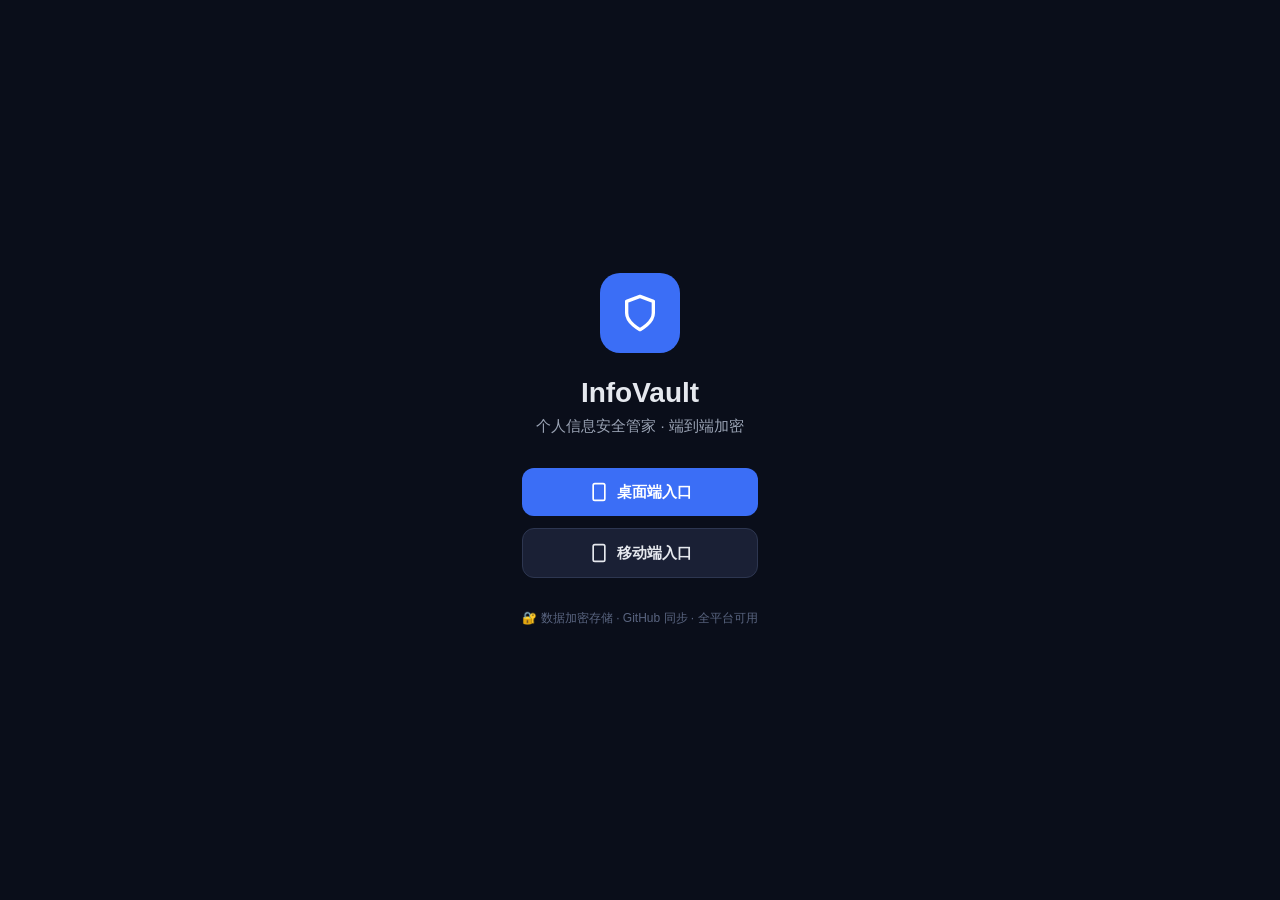
<file: index.html>
<!DOCTYPE html>
<html lang="zh-CN">
<head>
  <meta charset="UTF-8">
  <meta name="viewport" content="width=device-width, initial-scale=1.0">
  <title>InfoVault 信息金库</title>
  <style>
    * { margin: 0; padding: 0; box-sizing: border-box; }
    body { 
      font-family: -apple-system, BlinkMacSystemFont, 'Segoe UI', Roboto, 'Noto Sans SC', sans-serif;
      background: #0a0e1a; 
      color: #e5e8ee;
      min-height: 100vh;
      display: flex;
      align-items: center;
      justify-content: center;
    }
    .container { text-align: center; padding: 40px 20px; }
    .logo { 
      width: 80px; height: 80px; border-radius: 20px; 
      background: #3b6ef6; display: flex; align-items: center; 
      justify-content: center; margin: 0 auto 24px;
    }
    .logo svg { width: 40px; height: 40px; stroke: white; }
    h1 { font-size: 28px; font-weight: 700; margin-bottom: 8px; }
    p { color: #9aa3b4; margin-bottom: 32px; font-size: 15px; }
    .links { display: flex; flex-direction: column; gap: 12px; max-width: 300px; margin: 0 auto; }
    a {
      display: flex; align-items: center; justify-content: center; gap: 8px;
      padding: 14px 24px; border-radius: 12px; font-size: 15px; font-weight: 600;
      text-decoration: none; transition: all 0.15s;
    }
    a.primary { background: #3b6ef6; color: white; }
    a.primary:hover { background: #2550e8; }
    a.secondary { background: #1a2035; color: #e5e8ee; border: 1px solid #2d3650; }
    a.secondary:hover { border-color: #3b6ef6; }
    .footer { margin-top: 32px; font-size: 12px; color: #5a6580; }
  </style>
</head>
<body>
  <div class="container">
    <div class="logo">
      <svg viewBox="0 0 24 24" fill="none" stroke-width="2" stroke-linecap="round" stroke-linejoin="round">
        <path d="M12 22s8-4 8-10V5l-8-3-8 3v7c0 6 8 10 8 10z"/>
      </svg>
    </div>
    <h1>InfoVault</h1>
    <p>个人信息安全管家 · 端到端加密</p>
    <div class="links">
      <a href="info-vault-desktop/index.html" class="primary">
        <svg width="20" height="20" viewBox="0 0 24 24" fill="none" stroke="currentColor" stroke-width="2"><rect width="14" height="20" x="5" y="2" rx="2" ry="2"/><line x1="12" y1="18" x2="12" y2="18"/></svg>
        桌面端入口
      </a>
      <a href="info-vault-mobile/index.html" class="secondary">
        <svg width="20" height="20" viewBox="0 0 24 24" fill="none" stroke="currentColor" stroke-width="2"><rect width="14" height="20" x="5" y="2" rx="2" ry="2"/><line x1="12" y1="18" x2="12" y2="18"/></svg>
        移动端入口
      </a>
    </div>
    <div class="footer">
      🔐 数据加密存储 · GitHub 同步 · 全平台可用
    </div>
  </div>
</body>
</html>
</file>
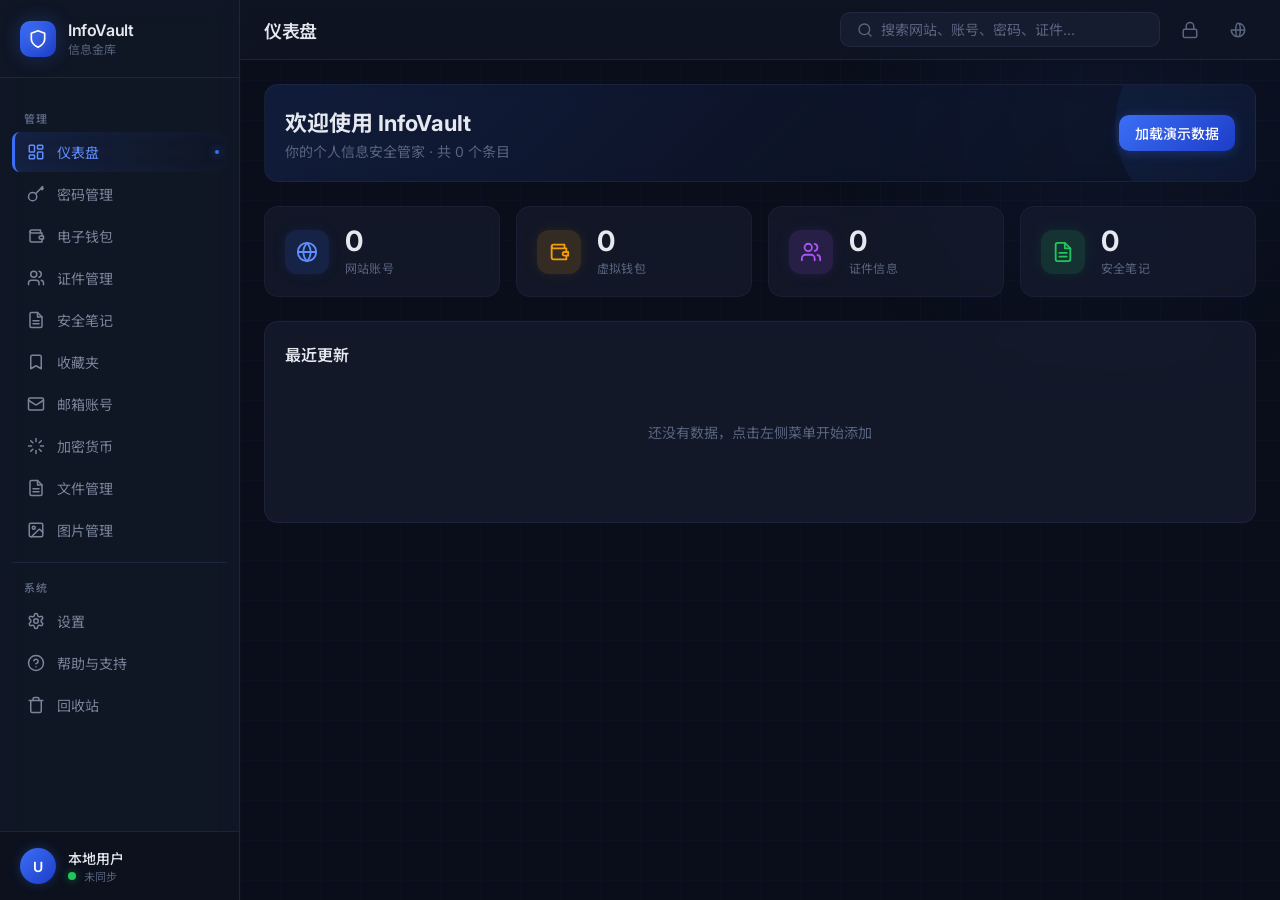
<file: info-vault-desktop/index.html>
<!DOCTYPE html>
<html lang="zh-CN">
<head>
  <meta charset="UTF-8">
  <meta name="viewport" content="width=device-width, initial-scale=1.0">
  <meta http-equiv="Cache-Control" content="no-cache, no-store, must-revalidate">
  <meta http-equiv="Pragma" content="no-cache">
  <meta http-equiv="Expires" content="0">
  <title>InfoVault 信息金库</title>
  <link rel="preconnect" href="https://fonts.googleapis.com">
  <link rel="preconnect" href="https://fonts.gstatic.com" crossorigin>
  <link href="https://fonts.googleapis.com/css2?family=Inter:wght@300;400;500;600;700&family=Noto+Sans+SC:wght@300;400;500;600;700&family=JetBrains+Mono:wght@400;500&display=swap" rel="stylesheet">
  <link rel="stylesheet" href="../info-vault/colors_and_type.css">
  <style>
    * { margin: 0; padding: 0; box-sizing: border-box; }
    body { 
      font-family: var(--font-body); 
      background: var(--info-vault-background); 
      color: var(--info-vault-foreground); 
      overflow: hidden; 
    }
    /* 背景科技网格 */
    body::before {
      content: '';
      position: fixed;
      inset: 0;
      background-image: 
        linear-gradient(rgba(59,110,246,0.03) 1px, transparent 1px),
        linear-gradient(90deg, rgba(59,110,246,0.03) 1px, transparent 1px);
      background-size: 40px 40px;
      z-index: 0;
      pointer-events: none;
    }
    /* 背景光晕 */
    body::after {
      content: '';
      position: fixed;
      top: -20%;
      right: -10%;
      width: 600px;
      height: 600px;
      background: radial-gradient(circle, rgba(59,110,246,0.06) 0%, transparent 70%);
      z-index: 0;
      pointer-events: none;
      animation: glowFloat 15s ease-in-out infinite alternate;
    }
    @keyframes glowFloat {
      0% { transform: translate(0, 0) scale(1); opacity: 0.5; }
      50% { transform: translate(-100px, 50px) scale(1.2); opacity: 0.8; }
      100% { transform: translate(50px, -30px) scale(0.9); opacity: 0.6; }
    }
    .no-scrollbar::-webkit-scrollbar { display: none; }
    .no-scrollbar { -ms-overflow-style: none; scrollbar-width: none; }
    
    /* Layout */
    .app-layout { display: flex; height: 100vh; width: 100vw; position: relative; z-index: 1; }
    
    /* Sidebar */
    .sidebar { 
      width: 240px; min-width: 240px; 
      background: rgba(17,24,39,0.85);
      backdrop-filter: blur(12px);
      -webkit-backdrop-filter: blur(12px);
      display: flex; flex-direction: column; 
      border-right: 1px solid rgba(45,54,80,0.5); 
    }
    .sidebar-logo { display: flex; align-items: center; gap: 12px; padding: 20px 20px; border-bottom: 1px solid rgba(45,54,80,0.5); }
    .sidebar-logo-icon { 
      width: 36px; height: 36px; border-radius: 10px; 
      background: linear-gradient(135deg, var(--color-primary-500), var(--color-primary-700));
      display: flex; align-items: center; justify-content: center;
      box-shadow: 0 0 20px rgba(59,110,246,0.3);
    }
    .sidebar-logo-icon svg { width: 20px; height: 20px; stroke: white; filter: drop-shadow(0 0 4px rgba(255,255,255,0.3)); }
    .sidebar-logo-text { font-size: var(--text-base); font-weight: 600; letter-spacing: -0.025em; color: var(--color-neutral-900); }
    .sidebar-logo-sub { font-size: var(--text-xs); color: var(--color-neutral-500); }
    .sidebar-nav { flex: 1; padding: 16px 12px; overflow-y: auto; }
    .sidebar-nav-item { 
      display: flex; align-items: center; gap: 12px; padding: 10px 12px; border-radius: 8px; 
      color: var(--color-neutral-600); font-size: var(--text-sm); cursor: pointer; 
      transition: all 0.2s ease; border-left: 3px solid transparent; margin-bottom: 2px;
      position: relative; overflow: hidden;
    }
    .sidebar-nav-item::before {
      content: '';
      position: absolute;
      inset: 0;
      background: linear-gradient(90deg, transparent, rgba(59,110,246,0.05), transparent);
      transform: translateX(-100%);
      transition: transform 0.4s ease;
    }
    .sidebar-nav-item:hover::before { transform: translateX(100%); }
    .sidebar-nav-item:hover { color: var(--color-neutral-800); background: rgba(255,255,255,0.03); }
    .sidebar-nav-item.active { 
      color: var(--color-primary-400); 
      background: linear-gradient(90deg, rgba(59,110,246,0.12), transparent);
      border-left-color: var(--color-primary-500);
      box-shadow: inset 0 0 20px rgba(59,110,246,0.05);
    }
    .sidebar-nav-item.active::after {
      content: '';
      position: absolute;
      right: 8px;
      width: 4px; height: 4px;
      border-radius: 50%;
      background: var(--color-primary-500);
      box-shadow: 0 0 8px var(--color-primary-500);
    }
    .sidebar-nav-item svg { width: 18px; height: 18px; flex-shrink: 0; }
    .sidebar-section-label { padding: 16px 12px 6px; font-size: 11px; font-weight: 600; color: var(--color-neutral-500); text-transform: uppercase; letter-spacing: 0.08em; border-top: 1px solid rgba(45,54,80,0.5); margin-top: 12px; }
    .sidebar-section-label:first-child { border-top: none; margin-top: 0; }
    .sidebar-footer { border-top: 1px solid rgba(45,54,80,0.5); padding: 16px 20px; display: flex; align-items: center; gap: 12px; background: rgba(0,0,0,0.2); }
    .sidebar-avatar { width: 36px; height: 36px; border-radius: 50%; background: linear-gradient(135deg, var(--color-primary-500), var(--color-primary-700)); display: flex; align-items: center; justify-content: center; color: white; font-weight: 600; font-size: var(--text-sm); flex-shrink: 0; box-shadow: 0 0 12px rgba(59,110,246,0.3); }
    .sidebar-user-info { flex: 1; min-width: 0; }
    .sidebar-user-name { font-size: var(--text-sm); font-weight: 500; color: var(--color-neutral-900); white-space: nowrap; overflow: hidden; text-overflow: ellipsis; }
    .sidebar-user-email { font-size: var(--text-xs); color: var(--color-neutral-500); white-space: nowrap; overflow: hidden; text-overflow: ellipsis; }
    .sidebar-sync-status { display: flex; align-items: center; gap: 8px; font-size: 11px; color: var(--color-neutral-500); }
    .sync-dot { width: 8px; height: 8px; border-radius: 50%; flex-shrink: 0; }
    .sync-dot.synced { background: var(--state-success); box-shadow: 0 0 8px rgba(34,197,94,0.5); }
    .sync-dot.syncing { background: var(--state-warning); box-shadow: 0 0 8px rgba(245,158,11,0.5); animation: pulse 1s infinite; }
    .sync-dot.error { background: var(--state-error); box-shadow: 0 0 8px rgba(239,68,68,0.5); }
    @keyframes pulse { 0%, 100% { opacity: 1; transform: scale(1); } 50% { opacity: 0.5; transform: scale(0.8); } }

    /* Main */
    .main-area { flex: 1; display: flex; flex-direction: column; min-width: 0; }
    .topbar { 
      height: 60px; display: flex; align-items: center; justify-content: space-between; 
      padding: 0 24px; border-bottom: 1px solid rgba(45,54,80,0.5); 
      background: rgba(17,24,39,0.6);
      backdrop-filter: blur(12px);
      -webkit-backdrop-filter: blur(12px);
      flex-shrink: 0; position: sticky; top: 0; z-index: 10;
    }
    .topbar-title { font-size: var(--text-lg); font-weight: 600; letter-spacing: -0.025em; color: var(--color-neutral-900); }
    .topbar-actions { display: flex; align-items: center; gap: 12px; }
    .search-box { 
      display: flex; align-items: center; gap: 8px; padding: 8px 16px; border-radius: 10px; 
      background: rgba(26,32,53,0.8);
      border: 1px solid rgba(45,54,80,0.5); width: 320px; 
      transition: all 0.2s ease; 
    }
    .search-box:focus-within { 
      border-color: var(--color-primary-500); 
      box-shadow: 0 0 20px rgba(59,110,246,0.1);
      background: rgba(26,32,53,0.95);
    }
    .search-box svg { width: 16px; height: 16px; color: var(--color-neutral-500); flex-shrink: 0; }
    .search-box input { flex: 1; background: transparent; border: none; outline: none; color: var(--color-neutral-900); font-size: var(--text-sm); font-family: var(--font-body); }
    .search-box input::placeholder { color: var(--color-neutral-500); }
    .topbar-btn { 
      width: 36px; height: 36px; border-radius: 8px; display: flex; align-items: center; 
      justify-content: center; color: var(--color-neutral-500); cursor: pointer; 
      border: none; background: transparent; transition: all 0.15s; position: relative;
    }
    .topbar-btn:hover { background: rgba(34,42,62,0.8); color: var(--color-neutral-800); box-shadow: 0 0 15px rgba(59,110,246,0.1); }
    .topbar-btn svg { width: 18px; height: 18px; }
    .notification-dot { position: absolute; top: 8px; right: 8px; width: 8px; height: 8px; border-radius: 50%; background: var(--state-error); }

    /* Content */
    .content-area { flex: 1; overflow: auto; padding: 24px; position: relative; z-index: 1; }

    /* Cards */
    .card { 
      background: rgba(26,32,53,0.6);
      backdrop-filter: blur(8px);
      -webkit-backdrop-filter: blur(8px);
      border: 1px solid rgba(45,54,80,0.4); 
      border-radius: 14px; 
      padding: 20px;
      transition: all 0.2s ease;
    }
    .card:hover { border-color: rgba(59,110,246,0.2); box-shadow: 0 0 30px rgba(59,110,246,0.03); }
    .card-header { display: flex; align-items: center; justify-content: space-between; margin-bottom: 16px; }
    .card-title { font-size: var(--text-base); font-weight: 600; color: var(--color-neutral-900); }

    /* Buttons */
    .btn { 
      display: inline-flex; align-items: center; gap: 6px; padding: 8px 16px; border-radius: 10px; 
      font-size: var(--text-sm); font-weight: 500; cursor: pointer; transition: all 0.2s ease; 
      border: none; font-family: var(--font-body); position: relative; overflow: hidden;
    }
    .btn::after {
      content: '';
      position: absolute; inset: 0;
      background: linear-gradient(90deg, transparent, rgba(255,255,255,0.05), transparent);
      transform: translateX(-100%);
      transition: transform 0.4s ease;
    }
    .btn:hover::after { transform: translateX(100%); }
    .btn-primary { background: linear-gradient(135deg, var(--color-primary-500), var(--color-primary-700)); color: white; box-shadow: 0 2px 12px rgba(59,110,246,0.3); }
    .btn-primary:hover { box-shadow: 0 4px 20px rgba(59,110,246,0.4); transform: translateY(-1px); }
    .btn-primary:active { transform: translateY(0); }
    .btn-secondary { background: rgba(34,42,62,0.8); color: var(--color-neutral-800); border: 1px solid rgba(45,54,80,0.4); }
    .btn-secondary:hover { background: rgba(45,54,80,0.8); border-color: rgba(59,110,246,0.3); }
    .btn-ghost { background: transparent; color: var(--color-neutral-500); }
    .btn-ghost:hover { background: rgba(34,42,62,0.6); color: var(--color-neutral-800); }
    .btn-danger { background: rgba(239,68,68,0.12); color: #ef4444; border: 1px solid rgba(239,68,68,0.2); }
    .btn-danger:hover { background: rgba(239,68,68,0.2); }
    .btn-sm { padding: 6px 12px; font-size: var(--text-xs); }
    .btn-icon { width: 32px; height: 32px; padding: 0; display: inline-flex; align-items: center; justify-content: center; border-radius: 8px; }
    .btn-icon svg { width: 16px; height: 16px; }

    /* Tables */
    .table-wrap { overflow-x: auto; }
    table { width: 100%; border-collapse: collapse; font-size: var(--text-sm); }
    thead th { text-align: left; padding: 12px 16px; font-weight: 500; color: var(--color-neutral-500); border-bottom: 1px solid rgba(45,54,80,0.4); white-space: nowrap; background: rgba(45,54,80,0.2); }
    tbody td { padding: 12px 16px; border-bottom: 1px solid rgba(45,54,80,0.2); color: var(--color-neutral-800); }
    tbody tr:hover { background: rgba(59,110,246,0.03); }
    
    /* Form */
    .form-group { margin-bottom: 16px; }
    .form-label { display: block; font-size: var(--text-sm); font-weight: 500; color: var(--color-neutral-700); margin-bottom: 6px; letter-spacing: 0.02em; }
    .form-input, .form-select, .form-textarea { 
      width: 100%; padding: 10px 14px; border-radius: 10px; 
      border: 1px solid rgba(45,54,80,0.5); 
      background: rgba(26,32,53,0.6);
      color: var(--color-neutral-900); font-size: var(--text-sm); 
      font-family: var(--font-body); transition: all 0.2s; outline: none; 
    }
    .form-input:focus, .form-select:focus, .form-textarea:focus { 
      border-color: var(--color-primary-500); 
      box-shadow: 0 0 20px rgba(59,110,246,0.08);
      background: rgba(26,32,53,0.9);
    }
    .form-input::placeholder { color: var(--color-neutral-500); }
    .form-textarea { resize: vertical; min-height: 80px; }
    .form-row { display: grid; grid-template-columns: 1fr 1fr; gap: 16px; }
    .form-actions { display: flex; justify-content: flex-end; gap: 8px; margin-top: 24px; padding-top: 16px; border-top: 1px solid rgba(45,54,80,0.4); }

    /* Modal */
    .modal-overlay { position: fixed; inset: 0; background: rgba(0,0,0,0.7); backdrop-filter: blur(8px); display: flex; align-items: center; justify-content: center; z-index: 1000; opacity: 0; pointer-events: none; transition: opacity 0.3s; }
    .modal-overlay.open { opacity: 1; pointer-events: auto; }
    .modal { 
      background: rgba(17,24,39,0.95);
      backdrop-filter: blur(20px);
      -webkit-backdrop-filter: blur(20px);
      border: 1px solid rgba(45,54,80,0.4); 
      border-radius: 20px; 
      width: 520px; max-width: 90vw; max-height: 85vh; overflow-y: auto; 
      box-shadow: 0 24px 80px rgba(0,0,0,0.5), 0 0 40px rgba(59,110,246,0.05);
    }
    .modal-header { display: flex; align-items: center; justify-content: space-between; padding: 20px 24px; border-bottom: 1px solid rgba(45,54,80,0.4); }
    .modal-title { font-size: var(--text-lg); font-weight: 600; color: var(--color-neutral-900); }
    .modal-close { width: 32px; height: 32px; border-radius: 8px; display: flex; align-items: center; justify-content: center; cursor: pointer; color: var(--color-neutral-500); transition: all 0.15s; border: none; background: rgba(34,42,62,0.6); }
    .modal-close:hover { background: rgba(45,54,80,0.8); color: var(--color-neutral-800); }
    .modal-body { padding: 24px; }
    .modal-lg { width: 680px; }

    /* Badge */
    .badge { display: inline-flex; align-items: center; padding: 2px 10px; border-radius: 999px; font-size: 11px; font-weight: 500; }
    .badge-blue { background: rgba(59,110,246,0.12); color: #5f8fff; border: 1px solid rgba(59,110,246,0.2); }
    .badge-green { background: rgba(34,197,94,0.12); color: #22c55e; border: 1px solid rgba(34,197,94,0.2); }
    .badge-orange { background: rgba(245,158,11,0.12); color: #f59e0b; border: 1px solid rgba(245,158,11,0.2); }
    .badge-red { background: rgba(239,68,68,0.12); color: #ef4444; border: 1px solid rgba(239,68,68,0.2); }
    .badge-gray { background: rgba(90,101,128,0.15); color: #9aa3b4; border: 1px solid rgba(90,101,128,0.2); }

    /* Stats */
    .stat-grid { display: grid; grid-template-columns: repeat(auto-fit, minmax(200px, 1fr)); gap: 16px; }
    .stat-card { 
      background: rgba(26,32,53,0.5);
      backdrop-filter: blur(8px);
      border: 1px solid rgba(45,54,80,0.3); 
      border-radius: 14px; 
      padding: 20px; display: flex; align-items: center; gap: 16px;
      transition: all 0.2s ease;
    }
    .stat-card:hover { border-color: rgba(59,110,246,0.3); box-shadow: 0 0 25px rgba(59,110,246,0.05); transform: translateY(-2px); }
    .stat-icon { width: 44px; height: 44px; border-radius: 12px; display: flex; align-items: center; justify-content: center; flex-shrink: 0; }
    .stat-icon svg { width: 22px; height: 22px; }
    .stat-icon.blue { background: rgba(59,110,246,0.15); color: var(--color-primary-400); box-shadow: 0 0 15px rgba(59,110,246,0.1); }
    .stat-icon.green { background: rgba(34,197,94,0.15); color: #22c55e; box-shadow: 0 0 15px rgba(34,197,94,0.1); }
    .stat-icon.orange { background: rgba(245,158,11,0.15); color: #f59e0b; box-shadow: 0 0 15px rgba(245,158,11,0.1); }
    .stat-icon.purple { background: rgba(168,85,247,0.15); color: #a855f7; box-shadow: 0 0 15px rgba(168,85,247,0.1); }
    .stat-number { font-size: 28px; font-weight: 700; color: var(--color-neutral-900); line-height: 1; }
    .stat-label { font-size: var(--text-xs); color: var(--color-neutral-500); margin-top: 4px; letter-spacing: 0.02em; }

    /* Empty state */
    .empty-state { text-align: center; padding: 60px 20px; }
    .empty-state svg { width: 64px; height: 64px; color: var(--color-neutral-400); margin-bottom: 16px; }
    .empty-state h3 { font-size: var(--text-lg); font-weight: 600; color: var(--color-neutral-800); margin-bottom: 8px; }
    .empty-state p { font-size: var(--text-sm); color: var(--color-neutral-500); max-width: 400px; margin: 0 auto 20px; }

    /* Password strength */
    .strength-bar { height: 4px; border-radius: 2px; background: var(--color-neutral-300); overflow: hidden; margin-top: 4px; }
    .strength-fill { height: 100%; border-radius: 2px; transition: all 0.3s; }

    /* Toast */
    .toast-container { position: fixed; bottom: 24px; right: 24px; z-index: 2000; display: flex; flex-direction: column; gap: 8px; }
    .toast { padding: 12px 20px; border-radius: 10px; font-size: var(--text-sm); color: white; box-shadow: 0 8px 32px rgba(0,0,0,0.3); animation: slideIn 0.3s ease; display: flex; align-items: center; gap: 8px; }
    .toast-success { background: #22c55e; }
    .toast-error { background: #ef4444; }
    .toast-info { background: var(--color-primary-500); }
    @keyframes slideIn { from { transform: translateY(20px); opacity: 0; } to { transform: translateY(0); opacity: 1; } }

    /* Grid (collectibles) */
    .image-grid { display: grid; grid-template-columns: repeat(auto-fill, minmax(200px, 1fr)); gap: 16px; }
    .image-card { position: relative; border-radius: 12px; overflow: hidden; aspect-ratio: 4/3; cursor: pointer; border: 1px solid var(--color-neutral-300); }
    .image-card-bg { position: absolute; inset: 0; }
    .image-card-hover { position: absolute; inset: 0; background: rgba(0,0,0,0); display: flex; align-items: center; justify-content: center; gap: 8px; opacity: 0; transition: all 0.3s; }
    .image-card:hover .image-card-hover { background: rgba(0,0,0,0.4); opacity: 1; }
    .image-card-info { position: absolute; bottom: 0; left: 0; right: 0; padding: 12px; background: linear-gradient(transparent, rgba(0,0,0,0.7)); }
    .image-card-name { font-size: 12px; font-weight: 500; color: white; white-space: nowrap; overflow: hidden; text-overflow: ellipsis; }

    /* Toolbar */
    .toolbar { display: flex; align-items: center; gap: 12px; margin-bottom: 20px; flex-wrap: wrap; }
    .toolbar .search-box { width: 280px; flex-shrink: 0; }
    .filter-group { display: flex; gap: 4px; background: var(--color-neutral-100); padding: 4px; border-radius: 8px; }
    .filter-btn { padding: 6px 14px; border-radius: 6px; font-size: var(--text-xs); font-weight: 500; cursor: pointer; border: none; background: transparent; color: var(--color-neutral-500); transition: all 0.15s; font-family: var(--font-body); }
    .filter-btn.active { background: var(--color-neutral-200); color: var(--color-neutral-900); }
    .filter-btn:hover:not(.active) { color: var(--color-neutral-800); }

    /* Segmented tabs */
    .segmented-tabs { display: flex; gap: 0; background: var(--color-neutral-100); border-radius: 8px; padding: 4px; flex-shrink: 0; }
    .segmented-tab { padding: 7px 16px; border-radius: 6px; font-size: var(--text-xs); font-weight: 500; cursor: pointer; border: none; background: transparent; color: var(--color-neutral-500); transition: all 0.15s; font-family: var(--font-body); white-space: nowrap; }
    .segmented-tab.active { background: var(--color-neutral-200); color: var(--color-neutral-900); box-shadow: 0 1px 3px rgba(0,0,0,0.1); }
    .segmented-tab:hover:not(.active) { color: var(--color-neutral-800); }

    /* Detail view */
    .detail-grid { display: grid; grid-template-columns: 140px 1fr; gap: 12px 16px; }
    .detail-label { font-size: var(--text-sm); color: var(--color-neutral-500); font-weight: 500; }
    .detail-value { font-size: var(--text-sm); color: var(--color-neutral-900); word-break: break-all; }
    .detail-value.mono { font-family: var(--font-mono); }
    .detail-section { margin-bottom: 20px; }
    .detail-section-title { font-size: var(--text-xs); font-weight: 600; color: var(--color-neutral-500); text-transform: uppercase; letter-spacing: 0.05em; margin-bottom: 12px; padding-bottom: 8px; border-bottom: 1px solid var(--color-neutral-300); }

    /* Search results overlay */
    .search-overlay { position: fixed; inset: 0; background: rgba(0,0,0,0.5); z-index: 100; opacity: 0; pointer-events: none; transition: opacity 0.2s; }
    .search-overlay.open { opacity: 1; pointer-events: auto; }
    .search-results-panel { position: fixed; top: 80px; left: 50%; transform: translateX(-50%); width: 640px; max-width: 90vw; max-height: 60vh; background: var(--color-neutral-50); border: 1px solid var(--color-neutral-300); border-radius: 16px; box-shadow: 0 24px 80px rgba(0,0,0,0.5); z-index: 101; overflow: hidden; display: flex; flex-direction: column; opacity: 0; pointer-events: none; transition: opacity 0.2s; }
    .search-results-panel.open { opacity: 1; pointer-events: auto; }
    .search-results-header { padding: 16px 20px; border-bottom: 1px solid var(--color-neutral-300); }
    .search-results-count { font-size: var(--text-sm); color: var(--color-neutral-500); }
    .search-results-list { overflow-y: auto; padding: 8px; }
    .search-result-item { display: flex; align-items: center; gap: 12px; padding: 10px 12px; border-radius: 8px; cursor: pointer; transition: background 0.1s; }
    .search-result-item:hover { background: var(--color-neutral-200); }
    .search-result-icon { width: 36px; height: 36px; border-radius: 8px; display: flex; align-items: center; justify-content: center; flex-shrink: 0; }
    .search-result-icon svg { width: 18px; height: 18px; }
    .search-result-info { flex: 1; min-width: 0; }
    .search-result-name { font-size: var(--text-sm); font-weight: 500; color: var(--color-neutral-900); }
    .search-result-desc { font-size: var(--text-xs); color: var(--color-neutral-500); white-space: nowrap; overflow: hidden; text-overflow: ellipsis; }
    .search-result-type { font-size: 11px; color: var(--color-neutral-500); flex-shrink: 0; }

    /* Password generator */
    .pw-gen-screen { padding: 24px; }
    .pw-gen-display { font-family: var(--font-mono); font-size: 24px; text-align: center; padding: 20px; background: var(--color-neutral-100); border-radius: 12px; border: 1px solid var(--color-neutral-300); margin-bottom: 20px; color: var(--color-neutral-900); letter-spacing: 2px; word-break: break-all; }
    .pw-gen-options { display: grid; grid-template-columns: 1fr 1fr; gap: 12px; }
    .pw-gen-option { display: flex; align-items: center; gap: 8px; padding: 10px 14px; background: var(--color-neutral-100); border-radius: 8px; cursor: pointer; border: 1px solid var(--color-neutral-300); transition: border-color 0.15s; }
    .pw-gen-option:hover { border-color: var(--color-primary-500); }
    .pw-gen-option input[type="checkbox"] { accent-color: var(--color-primary-500); }
    .pw-gen-option label { font-size: var(--text-sm); color: var(--color-neutral-800); cursor: pointer; }

    /* Settings */
    .settings-layout { display: flex; gap: 24px; }
    .settings-nav { width: 200px; flex-shrink: 0; }
    .settings-nav-item { width: 100%; text-align: left; padding: 10px 16px; border-radius: 8px; font-size: var(--text-sm); cursor: pointer; border: none; background: transparent; color: var(--color-neutral-500); transition: all 0.15s; font-family: var(--font-body); margin-bottom: 2px; }
    .settings-nav-item:hover { color: var(--color-neutral-800); background: rgba(255,255,255,0.03); }
    .settings-nav-item.active { color: var(--color-primary-500); background: rgba(59,110,246,0.1); }
    .settings-content { flex: 1; min-width: 0; }
    .settings-section { margin-bottom: 32px; }
    .settings-section-title { font-size: var(--text-base); font-weight: 600; color: var(--color-neutral-900); margin-bottom: 16px; }
    .settings-item { display: flex; align-items: center; justify-content: space-between; padding: 16px; background: var(--color-neutral-100); border: 1px solid var(--color-neutral-300); border-radius: 10px; margin-bottom: 8px; }
    .settings-item-info { flex: 1; min-width: 0; }
    .settings-item-title { font-size: var(--text-sm); font-weight: 500; color: var(--color-neutral-900); }
    .settings-item-desc { font-size: var(--text-xs); color: var(--color-neutral-500); margin-top: 2px; }
    .settings-item-action { flex-shrink: 0; margin-left: 16px; }

    /* Switch */
    .switch { position: relative; width: 40px; height: 22px; cursor: pointer; }
    .switch input { opacity: 0; width: 0; height: 0; }
    .switch-slider { position: absolute; inset: 0; background: var(--color-neutral-400); border-radius: 11px; transition: 0.2s; }
    .switch-slider::before { content: ''; position: absolute; width: 18px; height: 18px; border-radius: 50%; background: white; top: 2px; left: 2px; transition: 0.2s; }
    .switch input:checked + .switch-slider { background: var(--color-primary-500); }
    .switch input:checked + .switch-slider::before { transform: translateX(18px); }

    /* Scrollbar */
    .sidebar-nav::-webkit-scrollbar { width: 3px; }
    .sidebar-nav::-webkit-scrollbar-track { background: transparent; }
    .sidebar-nav::-webkit-scrollbar-thumb { background: rgba(59,110,246,0.2); border-radius: 2px; }
    .sidebar-nav::-webkit-scrollbar-thumb:hover { background: rgba(59,110,246,0.4); }
    .content-area::-webkit-scrollbar { width: 4px; }
    .content-area::-webkit-scrollbar-track { background: transparent; }
    .content-area::-webkit-scrollbar-thumb { background: var(--color-neutral-300); border-radius: 2px; }
    .content-area::-webkit-scrollbar-thumb:hover { background: var(--color-neutral-400); }
    * { scrollbar-width: thin; scrollbar-color: rgba(59,110,246,0.2) transparent; }

    /* Responsive */
    @media (max-width: 900px) {
      .sidebar { width: 64px; min-width: 64px; }
      .sidebar-logo-text, .sidebar-logo-sub, .sidebar-nav-item span, .sidebar-section-label, .sidebar-user-info, .sidebar-sync-status span { display: none; }
      .sidebar-logo { justify-content: center; padding: 16px; }
      .sidebar-nav-item { justify-content: center; padding: 12px; }
      .sidebar-footer { justify-content: center; padding: 12px; }
      .stat-grid { grid-template-columns: 1fr 1fr; }
      .search-box { width: 200px; }
    }
  </style>
</head>
<body>
  <div class="app-layout">
    <!-- Sidebar -->
    <aside class="sidebar" id="sidebar">
      <div class="sidebar-logo">
        <div class="sidebar-logo-icon">
          <svg viewBox="0 0 24 24" fill="none" stroke-width="2" stroke-linecap="round" stroke-linejoin="round"><path d="M12 22s8-4 8-10V5l-8-3-8 3v7c0 6 8 10 8 10z"/></svg>
        </div>
        <div>
          <div class="sidebar-logo-text">InfoVault</div>
          <div class="sidebar-logo-sub">信息金库</div>
        </div>
      </div>
      <nav class="sidebar-nav" id="sidebarNav">
        <div class="sidebar-section-label">管理</div>
        <div class="sidebar-nav-item active" data-view="dashboard">
          <svg viewBox="0 0 24 24" fill="none" stroke="currentColor" stroke-width="2" stroke-linecap="round" stroke-linejoin="round"><rect width="7" height="9" x="3" y="3" rx="1"/><rect width="7" height="5" x="14" y="3" rx="1"/><rect width="7" height="9" x="14" y="12" rx="1"/><rect width="7" height="5" x="3" y="16" rx="1"/></svg>
          <span>仪表盘</span>
        </div>
        <div class="sidebar-nav-item" data-view="passwords">
          <svg viewBox="0 0 24 24" fill="none" stroke="currentColor" stroke-width="2" stroke-linecap="round" stroke-linejoin="round"><circle cx="7.5" cy="15.5" r="5.5"/><path d="m21 2-9.3 9.3"/><path d="m18.4 4.6 1.6-1.6 1.6 1.6-1.6 1.6z"/></svg>
          <span>密码管理</span>
        </div>
        <div class="sidebar-nav-item" data-view="wallets">
          <svg viewBox="0 0 24 24" fill="none" stroke="currentColor" stroke-width="2" stroke-linecap="round" stroke-linejoin="round"><path d="M20 12V8H6a2 2 0 0 1-2-2c0-1.1.9-2 2-2h12v4"/><path d="M4 6v12c0 1.1.9 2 2 2h14v-4"/><path d="M18 12a2 2 0 0 0-2 2c0 1.1.9 2 2 2h4v-4h-4z"/></svg>
          <span>电子钱包</span>
        </div>
        <div class="sidebar-nav-item" data-view="identities">
          <svg viewBox="0 0 24 24" fill="none" stroke="currentColor" stroke-width="2" stroke-linecap="round" stroke-linejoin="round"><path d="M16 21v-2a4 4 0 0 0-4-4H6a4 4 0 0 0-4 4v2"/><circle cx="9" cy="7" r="4"/><path d="M22 21v-2a4 4 0 0 0-3-3.87"/><path d="M16 3.13a4 4 0 0 1 0 7.75"/></svg>
          <span>证件管理</span>
        </div>
        <div class="sidebar-nav-item" data-view="notes">
          <svg viewBox="0 0 24 24" fill="none" stroke="currentColor" stroke-width="2" stroke-linecap="round" stroke-linejoin="round"><path d="M14 2H6a2 2 0 0 0-2 2v16a2 2 0 0 0 2 2h12a2 2 0 0 0 2-2V8z"/><polyline points="14 2 14 8 20 8"/><line x1="16" y1="13" x2="8" y2="13"/><line x1="16" y1="17" x2="8" y2="17"/></svg>
          <span>安全笔记</span>
        </div>
        <div class="sidebar-nav-item" data-view="bookmarks">
          <svg viewBox="0 0 24 24" fill="none" stroke="currentColor" stroke-width="2" stroke-linecap="round" stroke-linejoin="round"><path d="m19 21-7-4-7 4V5a2 2 0 0 1 2-2h10a2 2 0 0 1 2 2z"/></svg>
          <span>收藏夹</span>
        </div>
        <div class="sidebar-nav-item" data-view="emails">
          <svg viewBox="0 0 24 24" fill="none" stroke="currentColor" stroke-width="2" stroke-linecap="round" stroke-linejoin="round"><rect width="20" height="16" x="2" y="4" rx="2"/><path d="m22 7-8.97 5.7a1.94 1.94 0 0 1-2.06 0L2 7"/></svg>
          <span>邮箱账号</span>
        </div>
        <div class="sidebar-nav-item" data-view="crypto">
          <svg viewBox="0 0 24 24" fill="none" stroke="currentColor" stroke-width="2" stroke-linecap="round" stroke-linejoin="round"><path d="M12 2v4M12 18v4M4.93 4.93l2.83 2.83M16.24 16.24l2.83 2.83M2 12h4M18 12h4M4.93 19.07l2.83-2.83M16.24 7.76l2.83-2.83"/></svg>
          <span>加密货币</span>
        </div>
        <div class="sidebar-nav-item" data-view="files">
          <svg viewBox="0 0 24 24" fill="none" stroke="currentColor" stroke-width="2" stroke-linecap="round" stroke-linejoin="round"><path d="M14 2H6a2 2 0 0 0-2 2v16a2 2 0 0 0 2 2h12a2 2 0 0 0 2-2V8z"/><polyline points="14 2 14 8 20 8"/><line x1="16" y1="13" x2="8" y2="13"/><line x1="16" y1="17" x2="8" y2="17"/></svg>
          <span>文件管理</span>
        </div>
        <div class="sidebar-nav-item" data-view="images">
          <svg viewBox="0 0 24 24" fill="none" stroke="currentColor" stroke-width="2" stroke-linecap="round" stroke-linejoin="round"><rect width="18" height="18" x="3" y="3" rx="2" ry="2"/><circle cx="9" cy="9" r="2"/><path d="m21 15-3.086-3.086a2 2 0 0 0-2.828 0L6 21"/></svg>
          <span>图片管理</span>
        </div>
        <div class="sidebar-section-label">系统</div>
        <div class="sidebar-nav-item" data-view="settings">
          <svg viewBox="0 0 24 24" fill="none" stroke="currentColor" stroke-width="2" stroke-linecap="round" stroke-linejoin="round"><path d="M12.22 2h-.44a2 2 0 0 0-2 2v.18a2 2 0 0 1-1 1.73l-.43.25a2 2 0 0 1-2 0l-.15-.08a2 2 0 0 0-2.73.73l-.22.38a2 2 0 0 0 .73 2.73l.15.1a2 2 0 0 1 1 1.72v.51a2 2 0 0 1-1 1.74l-.15.09a2 2 0 0 0-.73 2.73l.22.38a2 2 0 0 0 2.73.73l.15-.08a2 2 0 0 1 2 0l.43.25a2 2 0 0 1 1 1.73V20a2 2 0 0 0 2 2h.44a2 2 0 0 0 2-2v-.18a2 2 0 0 1 1-1.73l.43-.25a2 2 0 0 1 2 0l.15.08a2 2 0 0 0 2.73-.73l.22-.39a2 2 0 0 0-.73-2.73l-.15-.08a2 2 0 0 1-1-1.74v-.5a2 2 0 0 1 1-1.74l.15-.09a2 2 0 0 0 .73-2.73l-.22-.38a2 2 0 0 0-2.73-.73l-.15.08a2 2 0 0 1-2 0l-.43-.25a2 2 0 0 1-1-1.73V4a2 2 0 0 0-2-2z"/><circle cx="12" cy="12" r="3"/></svg>
          <span>设置</span>
        </div>
        <div class="sidebar-nav-item" data-view="help">
          <svg viewBox="0 0 24 24" fill="none" stroke="currentColor" stroke-width="2" stroke-linecap="round" stroke-linejoin="round"><circle cx="12" cy="12" r="10"/><path d="M9.09 9a3 3 0 0 1 5.83 1c0 2-3 3-3 3"/><path d="M12 17h.01"/></svg>
          <span>帮助与支持</span>
        </div>
        <div class="sidebar-nav-item" data-view="trash">
          <svg viewBox="0 0 24 24" fill="none" stroke="currentColor" stroke-width="2" stroke-linecap="round" stroke-linejoin="round"><path d="M3 6h18"/><path d="M19 6v14c0 1-1 2-2 2H7c-1 0-2-1-2-2V6"/><path d="M8 6V4c0-1 1-2 2-2h4c1 0 2 1 2 2v2"/></svg>
          <span>回收站</span>
        </div>
      </nav>
      <div class="sidebar-footer">
        <div class="sidebar-avatar" id="sidebarAvatar">U</div>
        <div class="sidebar-user-info">
          <div class="sidebar-user-name" id="sidebarUserName">本地用户</div>
          <div class="sidebar-sync-status">
            <span class="sync-dot synced" id="syncDot"></span>
            <span id="syncStatusText">未同步</span>
          </div>
        </div>
      </div>
    </aside>

    <!-- Main -->
    <div class="main-area">
      <header class="topbar">
        <h1 class="topbar-title" id="pageTitle">仪表盘</h1>
        <div class="topbar-actions">
          <div class="search-box" id="globalSearchBox">
            <svg viewBox="0 0 24 24" fill="none" stroke="currentColor" stroke-width="2" stroke-linecap="round" stroke-linejoin="round"><circle cx="11" cy="11" r="8"/><path d="m21 21-4.3-4.3"/></svg>
            <input type="text" placeholder="搜索网站、账号、密码、证件..." id="globalSearchInput">
          </div>
          <button class="topbar-btn" id="btnLock" title="锁定" style="display:none;">
            <svg width="18" height="18" viewBox="0 0 24 24" fill="none" stroke="currentColor" stroke-width="2" stroke-linecap="round" stroke-linejoin="round"><rect width="18" height="11" x="3" y="11" rx="2" ry="2"/><path d="M7 11V7a5 5 0 0 1 10 0v4"/></svg>
          </button>
          <button class="topbar-btn" id="btnSync" title="同步">
            <svg viewBox="0 0 24 24" fill="none" stroke="currentColor" stroke-width="2" stroke-linecap="round" stroke-linejoin="round"><path d="M21 12a9 9 0 0 1-9 9m9-9a9 9 0 0 0-9-9m9 9H3m9 9a9 9 0 0 1-9-9m9 9c1.657 0 3-4.03 3-9s-1.343-9-3-9m0 18c-1.657 0-3-4.03-3-9s1.343-9 3-9"/></svg>
          </button>
        </div>
      </header>
      <div class="content-area" id="contentArea">
        <!-- Dynamic content loads here -->
      </div>
    </div>
  </div>

  <!-- Search Overlay -->
  <div class="search-overlay" id="searchOverlay"></div>
  <div class="search-results-panel" id="searchResults">
    <div class="search-results-header">
      <span class="search-results-count" id="searchResultsCount">搜索结果</span>
    </div>
    <div class="search-results-list" id="searchResultsList"></div>
  </div>

  <!-- Modal -->
  <div class="modal-overlay" id="modalOverlay">
    <div class="modal" id="modalContent">
      <div class="modal-header">
        <h2 class="modal-title" id="modalTitle">标题</h2>
        <button class="modal-close" id="modalClose">
          <svg viewBox="0 0 24 24" fill="none" stroke="currentColor" stroke-width="2" stroke-linecap="round" stroke-linejoin="round"><path d="M18 6 6 18"/><path d="m6 6 12 12"/></svg>
        </button>
      </div>
      <div class="modal-body" id="modalBody"></div>
    </div>
  </div>

  <!-- Toast -->
  <div class="toast-container" id="toastContainer"></div>

  <!-- Unlock Screen -->
  <div class="unlock-overlay" id="unlockOverlay">
    <div class="unlock-dialog">
      <div class="unlock-icon">
        <svg width="48" height="48" viewBox="0 0 24 24" fill="none" stroke="var(--color-primary-500)" stroke-width="1.5" stroke-linecap="round" stroke-linejoin="round"><path d="M12 22s8-4 8-10V5l-8-3-8 3v7c0 6 8 10 8 10z"/></svg>
      </div>
      <h2 class="unlock-title">InfoVault 已锁定</h2>
      <p class="unlock-desc">输入主密码解锁以访问数据</p>
      <div class="unlock-input-wrap">
        <input type="password" class="unlock-input" id="unlockPwd" placeholder="输入主密码" autofocus>
        <button class="unlock-btn" id="unlockBtn" onclick="InfoVaultApp.unlock()">
          <svg width="20" height="20" viewBox="0 0 24 24" fill="none" stroke="currentColor" stroke-width="2" stroke-linecap="round" stroke-linejoin="round"><path d="M15 3h4a2 2 0 0 1 2 2v14a2 2 0 0 1-2 2h-4"/><polyline points="10 17 15 12 10 7"/><line x1="15" y1="12" x2="3" y2="12"/></svg>
        </button>
      </div>
      <p class="unlock-error" id="unlockError"></p>
      <div style="margin-top:16px;">
        <button class="unlock-reset" id="btnResetPwd">忘记密码？重置应用</button>
      </div>
    </div>
  </div>

  <style>
    .unlock-overlay { position: fixed; inset: 0; background: var(--color-neutral-0); z-index: 9999; display: flex; align-items: center; justify-content: center; opacity: 0; pointer-events: none; transition: opacity 0.4s; }
    .unlock-overlay.open { opacity: 1; pointer-events: auto; }
    .unlock-dialog { text-align: center; max-width: 360px; width: 90%; }
    .unlock-icon { width: 80px; height: 80px; border-radius: 20px; background: rgba(59,110,246,0.1); display: flex; align-items: center; justify-content: center; margin: 0 auto 24px; }
    .unlock-title { font-size: 24px; font-weight: 700; color: var(--color-neutral-900); margin-bottom: 8px; }
    .unlock-desc { font-size: var(--text-sm); color: var(--color-neutral-500); margin-bottom: 28px; }
    .unlock-input-wrap { display: flex; gap: 8px; }
    .unlock-input { flex: 1; padding: 14px 18px; border-radius: 12px; border: 2px solid var(--color-neutral-300); background: var(--color-neutral-100); color: var(--color-neutral-900); font-size: var(--text-base); font-family: var(--font-mono); outline: none; transition: border-color 0.2s; }
    .unlock-input:focus { border-color: var(--color-primary-500); }
    .unlock-btn { width: 52px; height: 52px; border-radius: 12px; background: var(--color-primary-500); color: white; border: none; cursor: pointer; display: flex; align-items: center; justify-content: center; flex-shrink: 0; transition: background 0.15s; }
    .unlock-btn:hover { background: var(--color-primary-600); }
    .unlock-btn:active { transform: scale(0.95); }
    .unlock-error { font-size: var(--text-sm); color: var(--state-error); margin-top: 12px; min-height: 20px; }
    .unlock-reset { font-size: 12px; color: var(--color-neutral-500); background: none; border: none; cursor: pointer; text-decoration: underline; font-family: var(--font-body); padding: 8px 16px; border-radius: 6px; transition: all 0.15s; }
    .unlock-reset:hover { color: var(--state-error); background: rgba(239,68,68,0.1); }
  </style>

  <script src="../info-vault/js/db.js?v=20260717"></script>
  <script src="../info-vault/js/search.js?v=20260717"></script>
  <script src="../info-vault/js/crypto.js?v=20260717"></script>
  <script src="../info-vault/js/sync.js?v=20260717"></script>
  <script src="js/desktop.js?v=20260717"></script>
</body>
</html>
</file>
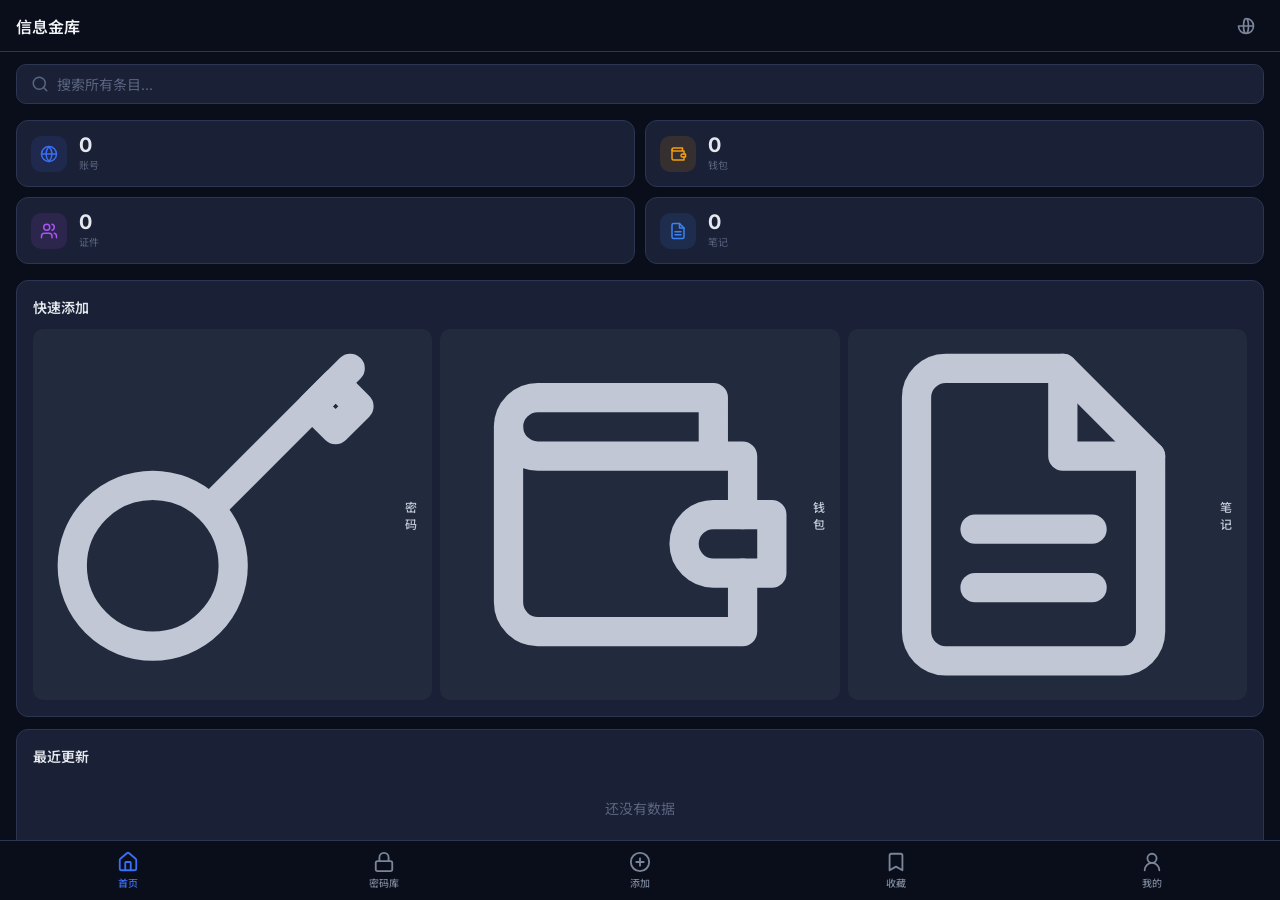
<file: info-vault-mobile/index.html>
<!DOCTYPE html>
<html lang="zh-CN">
<head>
  <meta charset="UTF-8">
  <meta name="viewport" content="width=device-width, initial-scale=1.0, maximum-scale=1.0, user-scalable=no">
  <title>InfoVault 信息金库</title>
  <link rel="preconnect" href="https://fonts.googleapis.com">
  <link rel="preconnect" href="https://fonts.gstatic.com" crossorigin>
  <link href="https://fonts.googleapis.com/css2?family=Inter:wght@300;400;500;600;700&family=Noto+Sans+SC:wght@300;400;500;600;700&family=JetBrains+Mono:wght@400;500&display=swap" rel="stylesheet">
  <link rel="stylesheet" href="../info-vault/colors_and_type.css">
  <style>
    * { margin: 0; padding: 0; box-sizing: border-box; -webkit-tap-highlight-color: transparent; }
    body { font-family: var(--font-body); background: var(--info-vault-background); color: var(--info-vault-foreground); overflow: hidden; height: 100vh; }
    .no-scrollbar::-webkit-scrollbar { display: none; }
    .no-scrollbar { -ms-overflow-style: none; scrollbar-width: none; }

    /* Layout */
    .mobile-app { display: flex; flex-direction: column; height: 100vh; }
    .mobile-header { position: fixed; top: 0; left: 0; right: 0; height: 52px; display: flex; align-items: center; justify-content: space-between; padding: 0 16px; background: var(--color-neutral-0); border-bottom: 1px solid var(--color-neutral-300); z-index: 100; }
    .mobile-header-title { font-size: var(--text-base); font-weight: 600; color: var(--color-neutral-950); }
    .mobile-header-actions { display: flex; gap: 8px; }
    .mobile-header-btn { width: 36px; height: 36px; border-radius: 8px; display: flex; align-items: center; justify-content: center; color: var(--color-neutral-600); border: none; background: transparent; cursor: pointer; }
    .mobile-content { flex: 1; overflow-y: auto; padding: 64px 16px 72px; }
    .mobile-nav { position: fixed; bottom: 0; left: 0; right: 0; height: 60px; display: flex; align-items: center; justify-content: space-around; background: var(--color-neutral-0); border-top: 1px solid var(--color-neutral-300); z-index: 100; padding-bottom: env(safe-area-inset-bottom, 0); }
    .mobile-nav-item { display: flex; flex-direction: column; align-items: center; gap: 2px; padding: 6px 12px; border: none; background: transparent; cursor: pointer; color: var(--color-neutral-600); font-size: 10px; font-family: var(--font-body); transition: color 0.15s; flex: 1; }
    .mobile-nav-item.active { color: var(--color-primary-500); }
    .mobile-nav-item svg { width: 22px; height: 22px; }
    .mobile-nav-item span { font-weight: 500; }

    /* Cards */
    .m-card { background: var(--color-neutral-100); border: 1px solid var(--color-neutral-300); border-radius: 12px; padding: 16px; margin-bottom: 12px; }
    .m-card-title { font-size: var(--text-sm); font-weight: 600; color: var(--color-neutral-900); margin-bottom: 12px; }

    /* Stats */
    .m-stats { display: grid; grid-template-columns: 1fr 1fr; gap: 10px; margin-bottom: 16px; }
    .m-stat { background: var(--color-neutral-100); border: 1px solid var(--color-neutral-300); border-radius: 12px; padding: 14px; display: flex; align-items: center; gap: 12px; }
    .m-stat-icon { width: 36px; height: 36px; border-radius: 10px; display: flex; align-items: center; justify-content: center; flex-shrink: 0; }
    .m-stat-icon svg { width: 18px; height: 18px; }
    .m-stat-num { font-size: 20px; font-weight: 700; color: var(--color-neutral-900); line-height: 1; }
    .m-stat-label { font-size: 10px; color: var(--color-neutral-500); margin-top: 2px; }

    /* List Items */
    .m-list-item { display: flex; align-items: center; gap: 12px; padding: 12px 0; border-bottom: 1px solid var(--color-neutral-300); cursor: pointer; }
    .m-list-item:last-child { border-bottom: none; }
    .m-list-icon { width: 36px; height: 36px; border-radius: 8px; display: flex; align-items: center; justify-content: center; flex-shrink: 0; }
    .m-list-icon svg { width: 18px; height: 18px; }
    .m-list-info { flex: 1; min-width: 0; }
    .m-list-name { font-size: var(--text-sm); font-weight: 500; color: var(--color-neutral-900); }
    .m-list-desc { font-size: 11px; color: var(--color-neutral-500); margin-top: 1px; white-space: nowrap; overflow: hidden; text-overflow: ellipsis; }
    .m-list-meta { font-size: 10px; color: var(--color-neutral-500); flex-shrink: 0; }

    /* Search */
    .m-search { display: flex; align-items: center; gap: 8px; padding: 10px 14px; background: var(--color-neutral-100); border: 1px solid var(--color-neutral-300); border-radius: 10px; margin-bottom: 16px; }
    .m-search svg { width: 18px; height: 18px; color: var(--color-neutral-500); flex-shrink: 0; }
    .m-search input { flex: 1; background: transparent; border: none; outline: none; color: var(--color-neutral-900); font-size: var(--text-sm); font-family: var(--font-body); }
    .m-search input::placeholder { color: var(--color-neutral-500); }

    /* Buttons */
    .m-btn { display: inline-flex; align-items: center; justify-content: center; gap: 6px; padding: 12px 20px; border-radius: 10px; font-size: var(--text-sm); font-weight: 500; cursor: pointer; border: none; font-family: var(--font-body); width: 100%; }
    .m-btn-primary { background: var(--color-primary-500); color: white; }
    .m-btn-secondary { background: var(--color-neutral-200); color: var(--color-neutral-800); }
    .m-btn-danger { background: rgba(239,68,68,0.15); color: #ef4444; }

    /* Modal */
    .m-modal-overlay { position: fixed; inset: 0; background: rgba(0,0,0,0.6); z-index: 200; display: flex; align-items: flex-end; justify-content: center; opacity: 0; pointer-events: none; transition: opacity 0.2s; }
    .m-modal-overlay.open { opacity: 1; pointer-events: auto; }
    .m-modal { background: var(--color-neutral-50); border-radius: 20px 20px 0 0; width: 100%; max-height: 85vh; overflow-y: auto; box-shadow: 0 -8px 40px rgba(0,0,0,0.4); padding-bottom: env(safe-area-inset-bottom); }
    .m-modal-header { display: flex; align-items: center; justify-content: space-between; padding: 16px 20px; border-bottom: 1px solid var(--color-neutral-300); position: sticky; top: 0; background: var(--color-neutral-50); z-index: 1; }
    .m-modal-title { font-size: var(--text-base); font-weight: 600; color: var(--color-neutral-900); }
    .m-modal-close { width: 32px; height: 32px; border-radius: 8px; display: flex; align-items: center; justify-content: center; border: none; background: var(--color-neutral-200); color: var(--color-neutral-500); cursor: pointer; }
    .m-modal-body { padding: 20px; }
    .m-modal-handle { width: 36px; height: 4px; border-radius: 2px; background: var(--color-neutral-400); margin: 8px auto 0; }

    /* Form */
    .m-form-group { margin-bottom: 14px; }
    .m-form-label { font-size: var(--text-xs); font-weight: 500; color: var(--color-neutral-600); margin-bottom: 4px; display: block; }
    .m-form-input, .m-form-select, .m-form-textarea { width: 100%; padding: 12px 14px; border-radius: 10px; border: 1px solid var(--color-neutral-300); background: var(--color-neutral-100); color: var(--color-neutral-900); font-size: var(--text-sm); font-family: var(--font-body); outline: none; }
    .m-form-input:focus, .m-form-select:focus, .m-form-textarea:focus { border-color: var(--color-primary-500); }
    .m-form-textarea { resize: none; min-height: 100px; }
    .m-form-row { display: grid; grid-template-columns: 1fr 1fr; gap: 10px; }

    /* Toast */
    .m-toast { position: fixed; top: 64px; left: 50%; transform: translateX(-50%); padding: 10px 20px; border-radius: 10px; font-size: var(--text-sm); color: white; z-index: 300; animation: mSlideDown 0.3s ease; text-align: center; max-width: 85vw; }
    .m-toast.success { background: #22c55e; }
    .m-toast.error { background: #ef4444; }
    .m-toast.info { background: var(--color-primary-500); }
    @keyframes mSlideDown { from { transform: translateX(-50%) translateY(-20px); opacity: 0; } to { transform: translateX(-50%) translateY(0); opacity: 1; } }

    /* Detail */
    .m-detail-grid { display: grid; grid-template-columns: 90px 1fr; gap: 10px; }
    .m-detail-label { font-size: var(--text-xs); color: var(--color-neutral-500); padding-top: 2px; }
    .m-detail-value { font-size: var(--text-sm); color: var(--color-neutral-900); word-break: break-all; }
    .m-detail-section { margin-bottom: 16px; }
    .m-detail-section-title { font-size: 10px; font-weight: 600; color: var(--color-neutral-500); text-transform: uppercase; letter-spacing: 0.05em; margin-bottom: 8px; padding-bottom: 6px; border-bottom: 1px solid var(--color-neutral-300); }

    /* Tags */
    .badge { display: inline-flex; align-items: center; padding: 2px 8px; border-radius: 999px; font-size: 10px; font-weight: 500; }
    .badge-blue { background: rgba(59,110,246,0.12); color: #5f8fff; border: 1px solid rgba(59,110,246,0.2); }
    .badge-green { background: rgba(34,197,94,0.12); color: #22c55e; }
    .badge-orange { background: rgba(245,158,11,0.12); color: #f59e0b; }
    .badge-purple { background: rgba(168,85,247,0.12); color: #a855f7; }
    .badge-gray { background: rgba(90,101,128,0.15); color: #9aa3b4; }

    /* Empty state */
    .m-empty { text-align: center; padding: 60px 20px; }
    .m-empty svg { width: 48px; height: 48px; color: var(--color-neutral-400); margin-bottom: 12px; }
    .m-empty h3 { font-size: var(--text-base); font-weight: 600; color: var(--color-neutral-800); margin-bottom: 4px; }
    .m-empty p { font-size: var(--text-sm); color: var(--color-neutral-500); }

    /* Tabs */
    .m-tabs { display: flex; gap: 4px; margin-bottom: 16px; background: var(--color-neutral-100); padding: 4px; border-radius: 10px; overflow-x: auto; }
    .m-tab { padding: 8px 16px; border-radius: 8px; font-size: var(--text-xs); font-weight: 500; cursor: pointer; border: none; background: transparent; color: var(--color-neutral-500); white-space: nowrap; font-family: var(--font-body); flex-shrink: 0; }
    .m-tab.active { background: var(--color-neutral-200); color: var(--color-neutral-900); box-shadow: 0 1px 3px rgba(0,0,0,0.1); }

    /* Password strength */
    .m-strength { height: 3px; border-radius: 2px; background: var(--color-neutral-300); overflow: hidden; margin-top: 6px; }
    .m-strength-fill { height: 100%; border-radius: 2px; transition: all 0.3s; }

    /* Pull to Refresh hint */
    .ptr-hint { text-align: center; padding: 12px; font-size: var(--text-xs); color: var(--color-neutral-500); }
  </style>
</head>
<body>
  <div class="mobile-app">
    <header class="mobile-header">
      <div class="mobile-header-title">InfoVault</div>
      <div class="mobile-header-actions">
        <button class="mobile-header-btn" id="mSyncBtn" onclick="MobiVault.handleSync()">
          <svg width="20" height="20" viewBox="0 0 24 24" fill="none" stroke="currentColor" stroke-width="2" stroke-linecap="round" stroke-linejoin="round"><path d="M21 12a9 9 0 0 1-9 9m9-9a9 9 0 0 0-9-9m9 9H3m9 9a9 9 0 0 1-9-9m9 9c1.657 0 3-4.03 3-9s-1.343-9-3-9m0 18c-1.657 0-3-4.03-3-9s1.343-9 3-9"/></svg>
        </button>
      </div>
    </header>

    <main class="mobile-content no-scrollbar" id="mContent">
      <!-- Rendered dynamically -->
    </main>

    <nav class="mobile-nav" id="mNav">
      <button class="mobile-nav-item active" data-mview="home">
        <svg viewBox="0 0 24 24" fill="none" stroke="currentColor" stroke-width="2" stroke-linecap="round" stroke-linejoin="round"><path d="M15 21v-8a1 1 0 0 0-1-1h-4a1 1 0 0 0-1 1v8"/><path d="M3 10a2 2 0 0 1 .709-1.528l7-5.999a2 2 0 0 1 2.582 0l7 5.999A2 2 0 0 1 21 10v9a2 2 0 0 1-2 2H5a2 2 0 0 1-2-2z"/></svg>
        <span>首页</span>
      </button>
      <button class="mobile-nav-item" data-mview="passwords">
        <svg viewBox="0 0 24 24" fill="none" stroke="currentColor" stroke-width="2" stroke-linecap="round" stroke-linejoin="round"><rect width="18" height="11" x="3" y="11" rx="2" ry="2"/><path d="M7 11V7a5 5 0 0 1 10 0v4"/></svg>
        <span>密码库</span>
      </button>
      <button class="mobile-nav-item" data-mview="add">
        <svg viewBox="0 0 24 24" fill="none" stroke="currentColor" stroke-width="2" stroke-linecap="round" stroke-linejoin="round"><circle cx="12" cy="12" r="10"/><path d="M8 12h8"/><path d="M12 8v8"/></svg>
        <span>添加</span>
      </button>
      <button class="mobile-nav-item" data-mview="collect">
        <svg viewBox="0 0 24 24" fill="none" stroke="currentColor" stroke-width="2" stroke-linecap="round" stroke-linejoin="round"><path d="m19 21-7-4-7 4V5a2 2 0 0 1 2-2h10a2 2 0 0 1 2 2z"/></svg>
        <span>收藏</span>
      </button>
      <button class="mobile-nav-item" data-mview="profile">
        <svg viewBox="0 0 24 24" fill="none" stroke="currentColor" stroke-width="2" stroke-linecap="round" stroke-linejoin="round"><circle cx="12" cy="8" r="5"/><path d="M20 21a8 8 0 0 0-16 0"/></svg>
        <span>我的</span>
      </button>
    </nav>
  </div>

  <!-- Modal -->
  <div class="m-modal-overlay" id="mModalOverlay">
    <div class="m-modal" id="mModal">
      <div class="m-modal-handle"></div>
      <div class="m-modal-header">
        <h2 class="m-modal-title" id="mModalTitle">标题</h2>
        <button class="m-modal-close" id="mModalClose">
          <svg width="18" height="18" viewBox="0 0 24 24" fill="none" stroke="currentColor" stroke-width="2" stroke-linecap="round" stroke-linejoin="round"><path d="M18 6 6 18"/><path d="m6 6 12 12"/></svg>
        </button>
      </div>
      <div class="m-modal-body" id="mModalBody"></div>
    </div>
  </div>

  <script src="../info-vault/js/db.js"></script>
  <script src="../info-vault/js/search.js"></script>
  <script src="../info-vault/js/crypto.js"></script>
  <script src="../info-vault/js/sync.js"></script>
  <script src="js/mobile.js"></script>
</body>
</html>
</file>
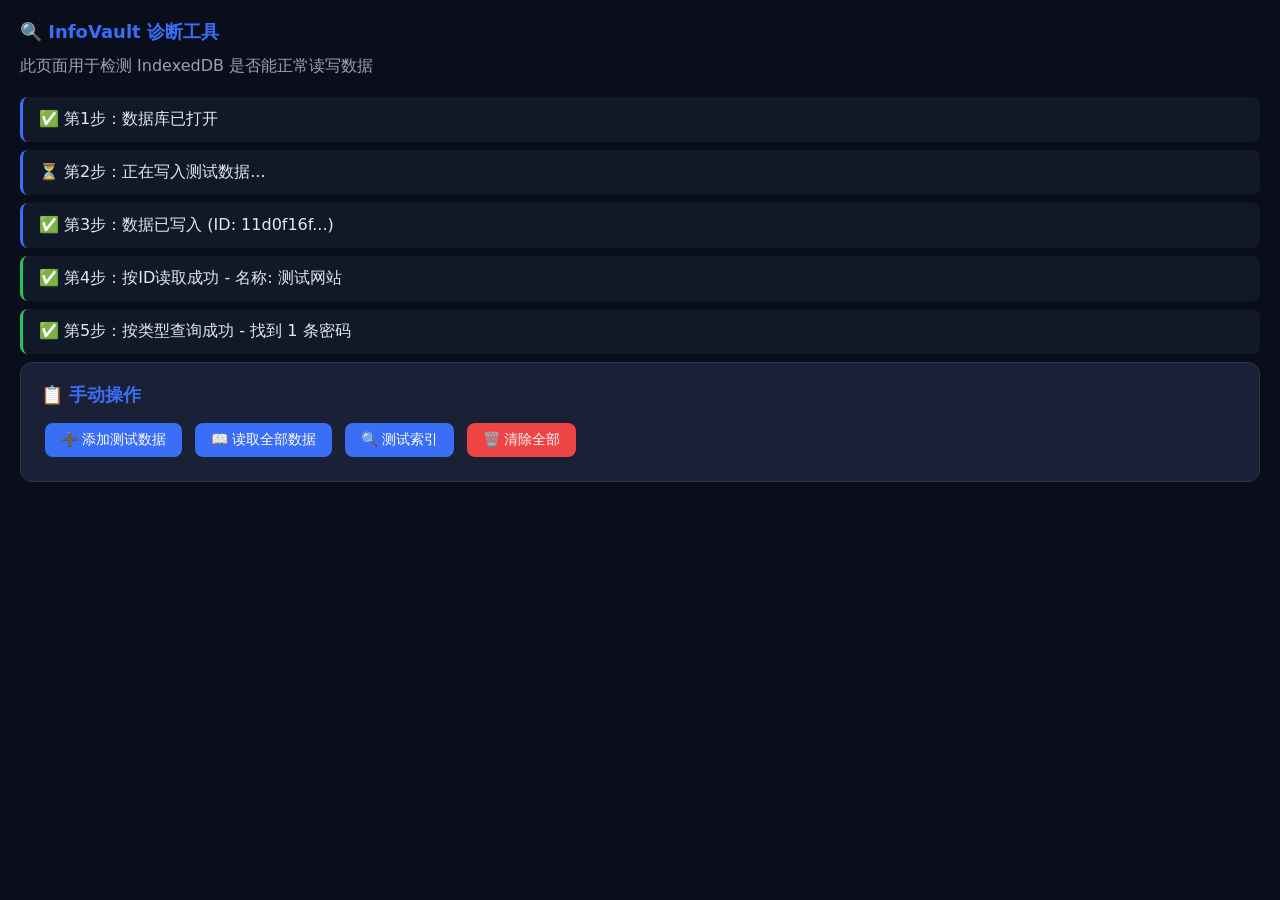
<file: info-vault-desktop/diagnostic.html>
<!DOCTYPE html>
<html>
<head><meta charset="UTF-8"><title>InfoVault 诊断工具</title>
<style>
* { margin: 0; padding: 0; box-sizing: border-box; }
body { background: #0a0e1a; color: #e5e8ee; font-family: system-ui, sans-serif; padding: 20px; }
.card { background: #1a2035; border: 1px solid #2d3650; border-radius: 12px; padding: 20px; margin-bottom: 16px; }
h2 { font-size: 18px; margin-bottom: 12px; color: #3b6ef6; }
.step { padding: 12px 16px; background: #111827; border-radius: 8px; margin-bottom: 8px; border-left: 3px solid #3b6ef6; }
.step.done { border-left-color: #22c55e; }
.step.fail { border-left-color: #ef4444; }
code { background: #222a3e; padding: 2px 6px; border-radius: 4px; font-size: 13px; }
.btn { padding: 8px 16px; border-radius: 8px; border: none; cursor: pointer; font-size: 14px; margin: 4px; }
.btn-primary { background: #3b6ef6; color: white; }
.btn-danger { background: #ef4444; color: white; }
.result { margin-top: 8px; padding: 8px 12px; border-radius: 6px; font-size: 13px; }
.result.ok { background: rgba(34,197,94,0.1); color: #22c55e; }
.result.fail { background: rgba(239,68,68,0.1); color: #ef4444; }
pre { font-size: 12px; color: #9aa3b4; overflow: auto; max-height: 200px; margin-top: 8px; }
</style>
</head>
<body>
<h2>🔍 InfoVault 诊断工具</h2>
<p style="color:#9aa3b4;margin-bottom:20px;">此页面用于检测 IndexedDB 是否能正常读写数据</p>

<div id="step1" class="step">第1步：打开数据库...</div>
<div id="step2" class="step">第2步：等待中...</div>
<div id="step3" class="step">第3步：等待中...</div>
<div id="step4" class="step">第4步：等待中...</div>
<div id="step5" class="step">第5步：等待中...</div>

<div class="card">
  <h2>📋 手动操作</h2>
  <button class="btn btn-primary" onclick="addTestData()">➕ 添加测试数据</button>
  <button class="btn btn-primary" onclick="readAllData()">📖 读取全部数据</button>
  <button class="btn btn-primary" onclick="testIndexes()">🔍 测试索引</button>
  <button class="btn btn-danger" onclick="clearAll()">🗑️ 清除全部</button>
  <div id="manualResult"></div>
</div>

<script src="../info-vault/js/db.js?v=diag"></script>
<script>
const el = id => document.getElementById(id);
const setStep = (id, text, status = '') => {
  const step = el(id);
  step.innerHTML = text;
  step.className = 'step' + (status ? ' ' + status : '');
};

async function run() {
  try {
    setStep('step1', '✅ 第1步：数据库已打开');
    
    // 先清除旧测试数据
    const db = await InfoVaultDB.open();
    
    setStep('step2', '⏳ 第2步：正在写入测试数据...');
    
    // 写入一条测试数据
    const testEntry = {
      type: 'password',
      name: '测试网站',
      url: 'https://test.com',
      username: 'testuser',
      password: 'test123',
      category: '其他'
    };
    const saved = await InfoVaultDB.add(testEntry);
    
    setStep('step3', '✅ 第3步：数据已写入 (ID: ' + saved.id.slice(0,8) + '...)');
    
    // 立即读取
    const readBack = await InfoVaultDB.get(saved.id);
    if (readBack && readBack.name === '测试网站') {
      setStep('step4', '✅ 第4步：按ID读取成功 - 名称: ' + readBack.name, 'done');
    } else {
      setStep('step4', '❌ 第4步：按ID读取失败', 'fail');
    }
    
    // 按类型读取（先用全量导出+JS过滤绕过索引问题）
    const allData = await InfoVaultDB.exportAll();
    const allPasswords = allData.filter(e => e.type === 'password' && !e.deletedAt);
    if (allPasswords.length > 0) {
      setStep('step5', '✅ 第5步：按类型查询成功 - 找到 ' + allPasswords.length + ' 条密码', 'done');
    } else {
      setStep('step5', '❌ 第5步：按类型查询返回 0 条', 'fail');
    }
    
    // 清理测试数据
    await InfoVaultDB.delete(saved.id, true);
    
  } catch(e) {
    el('manualResult').innerHTML = '<div class="result fail">❌ 错误: ' + e.message + '</div>';
    setStep('step1', '❌ 第1步：打开失败', 'fail');
    setStep('step2', '❌ ' + e.message, 'fail');
  }
}

async function testIndexes() {
  const db = await InfoVaultDB.open();
  const tx = db.transaction('entries', 'readonly');
  const store = tx.objectStore('entries');
  let html = '<div class="result">';
  
  // 全表扫描
  try {
    const all = await new Promise((res, rej) => {
      const r = []; const req = store.openCursor();
      req.onsuccess = e => { const c = e.target.result; if (c) { r.push(c.value); c.continue(); } else res(r); };
      req.onerror = e => rej(e.target.error);
    });
    html += '<div>📊 全表扫描: ' + all.length + ' 条</div>';
    for (const item of all) html += '<div style="font-size:11px;color:#9aa3b4;margin-left:12px;">type=' + item.type + ', name=' + item.name + '</div>';
  } catch(e) { html += '<div>❌ 全表扫描失败: ' + e.message + '</div>'; }
  
  // type 索引
  try {
    const idx = store.index('type');
    const r = await new Promise((res, rej) => {
      const results = []; const req = idx.openCursor(IDBKeyRange.only('password'));
      req.onsuccess = e => { const c = e.target.result; if (c) { results.push(c.value); c.continue(); } else res(results); };
      req.onerror = e => rej(e.target.error);
    });
    html += '<div>🔍 type索引(password): ' + r.length + ' 条</div>';
  } catch(e) { html += '<div>❌ type索引失败: ' + e.message + '</div>'; }
  
  // type_deleted 索引
  try {
    const idx = store.index('type_deleted');
    const r = await new Promise((res, rej) => {
      const results = []; const req = idx.openCursor(IDBKeyRange.bound(['password'], ['password\uffff']));
      req.onsuccess = e => { const c = e.target.result; if (c) { results.push(c.value); c.continue(); } else res(results); };
      req.onerror = e => rej(e.target.error);
    });
    html += '<div>🔍 type_deleted索引(password): ' + r.length + ' 条</div>';
  } catch(e) { html += '<div>❌ type_deleted索引失败: ' + e.message + '</div>'; }
  
  html += '</div>';
  el('manualResult').innerHTML = html;
}

async function addTestData() {
  try {
    const r = await InfoVaultDB.add({ type: 'password', name: '手动测试_' + Date.now(), username: 'user', password: 'pwd' });
    el('manualResult').innerHTML = '<div class="result ok">✅ 已添加，ID: ' + r.id.slice(0,8) + '...</div>';
  } catch(e) {
    el('manualResult').innerHTML = '<div class="result fail">❌ ' + e.message + '</div>';
  }
}

async function readAllData() {
  try {
    const all = await InfoVaultDB.exportAll();
    const active = all.filter(e => !e.deletedAt);
    let html = '<div class="result ok">✅ 共 ' + all.length + ' 条（活跃: ' + active.length + '）</div>';
    html += '<pre>' + JSON.stringify(all.slice(0, 5), null, 2) + '</pre>';
    if (all.length > 5) html += '<p style="color:#5a6580;font-size:12px;">...还有 ' + (all.length - 5) + ' 条</p>';
    el('manualResult').innerHTML = html;
  } catch(e) {
    el('manualResult').innerHTML = '<div class="result fail">❌ ' + e.message + '</div>';
  }
}

async function clearAll() {
  if (!confirm('确定清除所有数据？')) return;
  try {
    const db = await InfoVaultDB.open();
    const tx = db.transaction('entries', 'readwrite');
    await new Promise((resolve, reject) => {
      const req = tx.objectStore('entries').clear();
      req.onsuccess = () => resolve();
      req.onerror = e => reject(e.target.error);
    });
    el('manualResult').innerHTML = '<div class="result ok">✅ 已清除全部数据</div>';
  } catch(e) {
    el('manualResult').innerHTML = '<div class="result fail">❌ ' + e.message + '</div>';
  }
}

run();
</script>
</body>
</html>
</file>
<file: info-vault/colors_and_type.css>
/* ============================================
   InfoVault - Personal Information Manager
   Brand CSS: Deep Tech Blue
   ============================================ */

:root {
  /* ---- Brand Primary (Cool Blue) ---- */
  --color-primary-50: #eef4ff;
  --color-primary-100: #dae6ff;
  --color-primary-200: #b8d0ff;
  --color-primary-300: #8db1ff;
  --color-primary-400: #5f8fff;
  --color-primary-500: #3b6ef6;
  --color-primary-600: #2550e8;
  --color-primary-700: #1d3dc7;
  --color-primary-800: #1a33a3;
  --color-primary-900: #1b2f87;
  --color-primary-950: #142157;

  /* ---- Neutral Scale (Cool Gray for dark UI) ---- */
  --color-neutral-0: #0a0e1a;
  --color-neutral-50: #111827;
  --color-neutral-100: #1a2035;
  --color-neutral-200: #222a3e;
  --color-neutral-300: #2d3650;
  --color-neutral-400: #3f4a63;
  --color-neutral-500: #5a6580;
  --color-neutral-600: #7a8599;
  --color-neutral-700: #9aa3b4;
  --color-neutral-800: #c1c7d4;
  --color-neutral-900: #e5e8ee;
  --color-neutral-950: #f3f4f8;

  /* ---- State Colors ---- */
  --state-success: #22c55e;
  --state-warning: #f59e0b;
  --state-error: #ef4444;
  --state-info: #3b82f6;

  /* ---- Semantic Aliases (Light) ---- */
  --info-vault-background: #0a0e1a;
  --info-vault-foreground: #e5e8ee;
  --info-vault-card: #1a2035;
  --info-vault-card-foreground: #e5e8ee;
  --info-vault-popover: #222a3e;
  --info-vault-popover-foreground: #e5e8ee;
  --info-vault-primary: #3b6ef6;
  --info-vault-primary-foreground: #ffffff;
  --info-vault-muted: #2d3650;
  --info-vault-muted-foreground: #9aa3b4;
  --info-vault-border: #2d3650;
  --info-vault-input: #1a2035;
  --info-vault-ring: #3b6ef6;

  /* ---- Radius ---- */
  --radius-sm: 4px;
  --radius-md: 8px;
  --radius-lg: 12px;
  --radius-full: 9999px;

  /* ---- Radius Semantic Aliases ---- */
  --info-vault-radius-sm: var(--radius-sm);
  --info-vault-radius-md: var(--radius-md);
  --info-vault-radius-lg: var(--radius-lg);

  /* ---- Typography ---- */
  --font-display: 'Inter', 'Noto Sans SC', system-ui, -apple-system, sans-serif;
  --font-body: 'Inter', 'Noto Sans SC', system-ui, -apple-system, sans-serif;
  --font-mono: 'JetBrains Mono', 'Fira Code', monospace;

  --text-xs: 0.75rem;
  --text-sm: 0.875rem;
  --text-base: 1rem;
  --text-lg: 1.125rem;
  --text-xl: 1.25rem;
  --text-2xl: 1.5rem;
  --text-3xl: 1.875rem;
  --text-4xl: 2.25rem;

  --leading-tight: 1.25;
  --leading-normal: 1.5;
  --leading-relaxed: 1.625;

  --font-light: 300;
  --font-normal: 400;
  --font-medium: 500;
  --font-semibold: 600;
  --font-bold: 700;
}

/* ---- Typography Classes ---- */
.font-display {
  font-family: var(--font-display);
}
.font-body {
  font-family: var(--font-body);
}
.font-mono {
  font-family: var(--font-mono);
}

.text-xs { font-size: var(--text-xs); line-height: var(--leading-normal); }
.text-sm { font-size: var(--text-sm); line-height: var(--leading-normal); }
.text-base { font-size: var(--text-base); line-height: var(--leading-normal); }
.text-lg { font-size: var(--text-lg); line-height: var(--leading-tight); }
.text-xl { font-size: var(--text-xl); line-height: var(--leading-tight); }
.text-2xl { font-size: var(--text-2xl); line-height: var(--leading-tight); }
.text-3xl { font-size: var(--text-3xl); line-height: var(--leading-tight); }
.text-4xl { font-size: var(--text-4xl); line-height: var(--leading-tight); }

.font-light { font-weight: var(--font-light); }
.font-normal { font-weight: var(--font-normal); }
.font-medium { font-weight: var(--font-medium); }
.font-semibold { font-weight: var(--font-semibold); }
.font-bold { font-weight: var(--font-bold); }

.leading-tight { line-height: var(--leading-tight); }
.leading-normal { line-height: var(--leading-normal); }
.leading-relaxed { line-height: var(--leading-relaxed); }

.tracking-tight { letter-spacing: -0.025em; }
.tracking-normal { letter-spacing: 0; }
.tracking-wide { letter-spacing: 0.025em; }

/* ---- Spacing Scale ---- */
.space-1 { margin: 0.25rem; }
.space-2 { margin: 0.5rem; }
.space-3 { margin: 0.75rem; }
.space-4 { margin: 1rem; }
.space-6 { margin: 1.5rem; }
.space-8 { margin: 2rem; }
.space-10 { margin: 2.5rem; }
.space-12 { margin: 3rem; }
.space-16 { margin: 4rem; }

.gap-1 { gap: 0.25rem; }
.gap-2 { gap: 0.5rem; }
.gap-3 { gap: 0.75rem; }
.gap-4 { gap: 1rem; }
.gap-6 { gap: 1.5rem; }
.gap-8 { gap: 2rem; }

.p-2 { padding: 0.5rem; }
.p-3 { padding: 0.75rem; }
.p-4 { padding: 1rem; }
.p-6 { padding: 1.5rem; }
.p-8 { padding: 2rem; }

/* ---- Shadow / Depth (Static surfaces use border, floating layers use subtle shadow) ---- */
.shadow-card {
  border: 1px solid var(--color-neutral-300);
  border-radius: var(--radius-md);
}
.shadow-float {
  box-shadow: 0 4px 24px rgba(0, 0, 0, 0.3);
}

/* ---- Animation ---- */
.transition-base {
  transition: all 0.2s ease;
}
</file>
